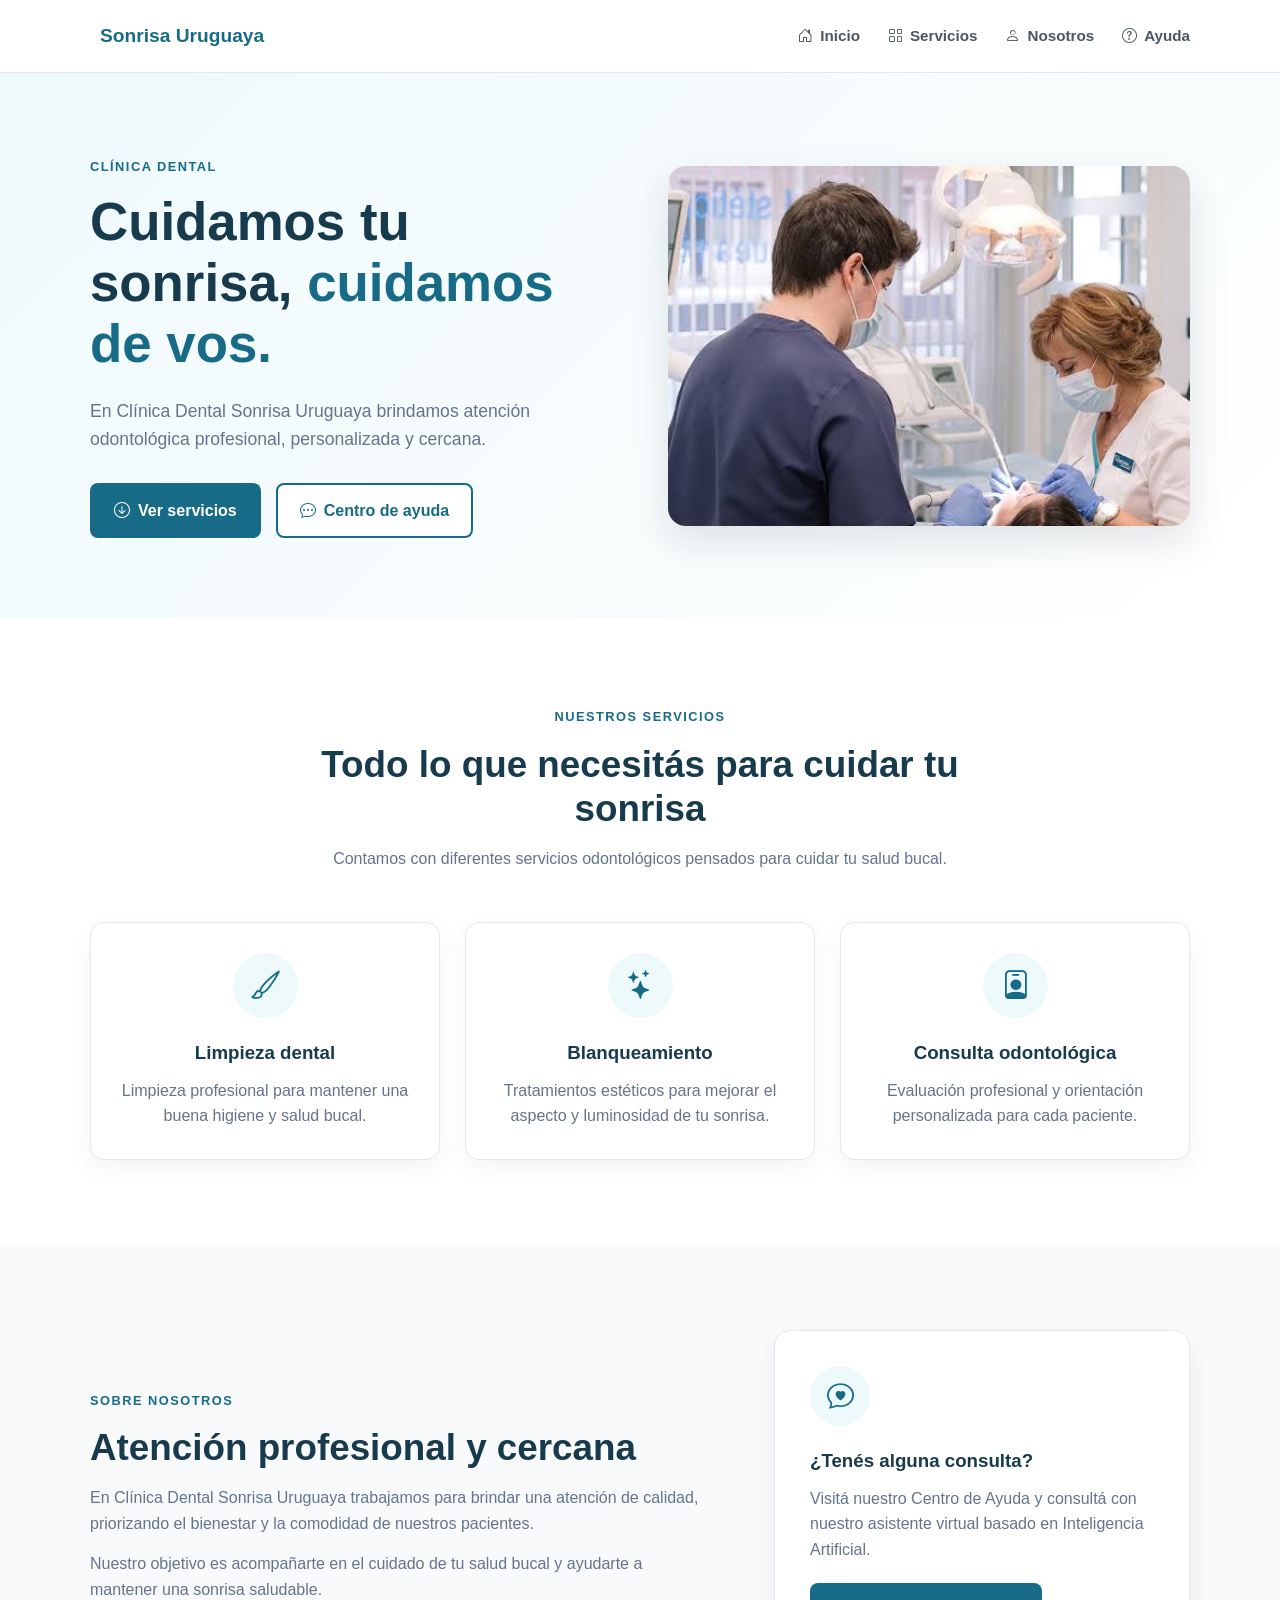
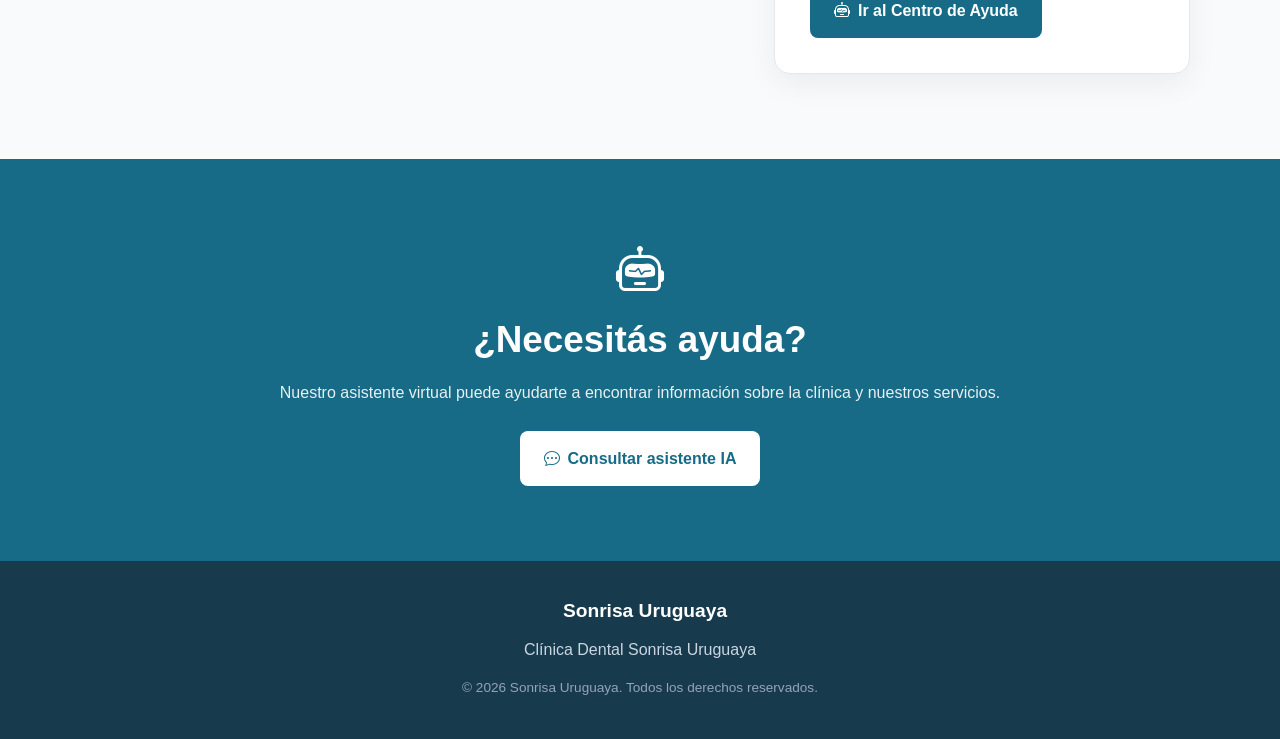
<file: index.html>
<!doctype html>

<html lang="es">
  <head>
    <meta charset="UTF-8" />
    <meta name="viewport" content="width=device-width, initial-scale=1.0" />
    <title>Clínica Dental Sonrisa Uruguaya</title>
    <link
      rel="stylesheet"
      href="https://cdn.jsdelivr.net/npm/bootstrap-icons@1.11.3/font/bootstrap-icons.min.css"
    />
    <link rel="stylesheet" href="css/estilos.css" />
  </head>
  <body>
    <header class="header">
      <div class="contenedor nav">
        <div class="logo">
          <i class="bi bi-tooth"></i>
          <span>Sonrisa Uruguaya</span>
        </div>

        <nav>
          <a href="index.html">
            <i class="bi bi-house-door"></i>
            Inicio
          </a>

          <a href="#servicios">
            <i class="bi bi-grid"></i>
            Servicios
          </a>

          <a href="#nosotros">
            <i class="bi bi-person"></i>
            Nosotros
          </a>

          <a href="ayuda.html">
            <i class="bi bi-question-circle"></i>
            Ayuda
          </a>
        </nav>
      </div>
    </header>

    <main>
      <section class="hero">
        <div class="contenedor hero-contenido">
          <div class="hero-texto">
            <span class="etiqueta">CLÍNICA DENTAL</span>

            <h1>Cuidamos tu sonrisa, <span>cuidamos de vos.</span></h1>

            <p>
              En Clínica Dental Sonrisa Uruguaya brindamos atención odontológica
              profesional, personalizada y cercana.
            </p>

            <div class="botones">
              <a href="#servicios" class="boton principal">
                <i class="bi bi-arrow-down-circle"></i>
                Ver servicios
              </a>

              <a href="ayuda.html" class="boton secundario">
                <i class="bi bi-chat-dots"></i>
                Centro de ayuda
              </a>
            </div>
          </div>

          <div class="hero-imagen">
            <img
              src="img/imagenDental.jpg"
              alt="Dentistas de la Clínica Dental Sonrisa Uruguaya"
            />
          </div>
        </div>
      </section>

      <section id="servicios" class="seccion">
        <div class="contenedor">
          <div class="titulo-seccion">
            <span class="etiqueta">NUESTROS SERVICIOS</span>

            <h2>Todo lo que necesitás para cuidar tu sonrisa</h2>

            <p>
              Contamos con diferentes servicios odontológicos pensados para
              cuidar tu salud bucal.
            </p>
          </div>

          <div class="tarjetas">
            <article class="tarjeta">
              <div class="icono">
                <i class="bi bi-brush"></i>
              </div>

              <h3>Limpieza dental</h3>

              <p>
                Limpieza profesional para mantener una buena higiene y salud
                bucal.
              </p>
            </article>

            <article class="tarjeta">
              <div class="icono">
                <i class="bi bi-stars"></i>
              </div>

              <h3>Blanqueamiento</h3>

              <p>
                Tratamientos estéticos para mejorar el aspecto y luminosidad de
                tu sonrisa.
              </p>
            </article>

            <article class="tarjeta">
              <div class="icono">
                <i class="bi bi-person-badge"></i>
              </div>

              <h3>Consulta odontológica</h3>

              <p>
                Evaluación profesional y orientación personalizada para cada
                paciente.
              </p>
            </article>
          </div>
        </div>
      </section>

      <section id="nosotros" class="seccion nosotros">
        <div class="contenedor nosotros-contenido">
          <div>
            <span class="etiqueta">SOBRE NOSOTROS</span>

            <h2>Atención profesional y cercana</h2>

            <p>
              En Clínica Dental Sonrisa Uruguaya trabajamos para brindar una
              atención de calidad, priorizando el bienestar y la comodidad de
              nuestros pacientes.
            </p>

            <p>
              Nuestro objetivo es acompañarte en el cuidado de tu salud bucal y
              ayudarte a mantener una sonrisa saludable.
            </p>
          </div>

          <div class="info-box">
            <div class="info-icon">
              <i class="bi bi-chat-heart"></i>
            </div>

            <h3>¿Tenés alguna consulta?</h3>

            <p>
              Visitá nuestro Centro de Ayuda y consultá con nuestro asistente
              virtual basado en Inteligencia Artificial.
            </p>

            <a href="ayuda.html" class="boton principal">
              <i class="bi bi-robot"></i>
              Ir al Centro de Ayuda
            </a>
          </div>
        </div>
      </section>

      <section class="cta">
        <div class="contenedor">
          <i class="bi bi-robot cta-icon"></i>

          <h2>¿Necesitás ayuda?</h2>

          <p>
            Nuestro asistente virtual puede ayudarte a encontrar información
            sobre la clínica y nuestros servicios.
          </p>

          <a href="ayuda.html" class="boton blanco">
            <i class="bi bi-chat-dots"></i>
            Consultar asistente IA
          </a>
        </div>
      </section>
    </main>

    <footer class="footer">
      <div class="contenedor">
        <div class="logo">
          <i class="bi bi-tooth"></i>
          <span>Sonrisa Uruguaya</span>
        </div>

        <p>Clínica Dental Sonrisa Uruguaya</p>

        <p class="copyright">
          © 2026 Sonrisa Uruguaya. Todos los derechos reservados.
        </p>
      </div>
    </footer>
  </body>
</html>
</file>
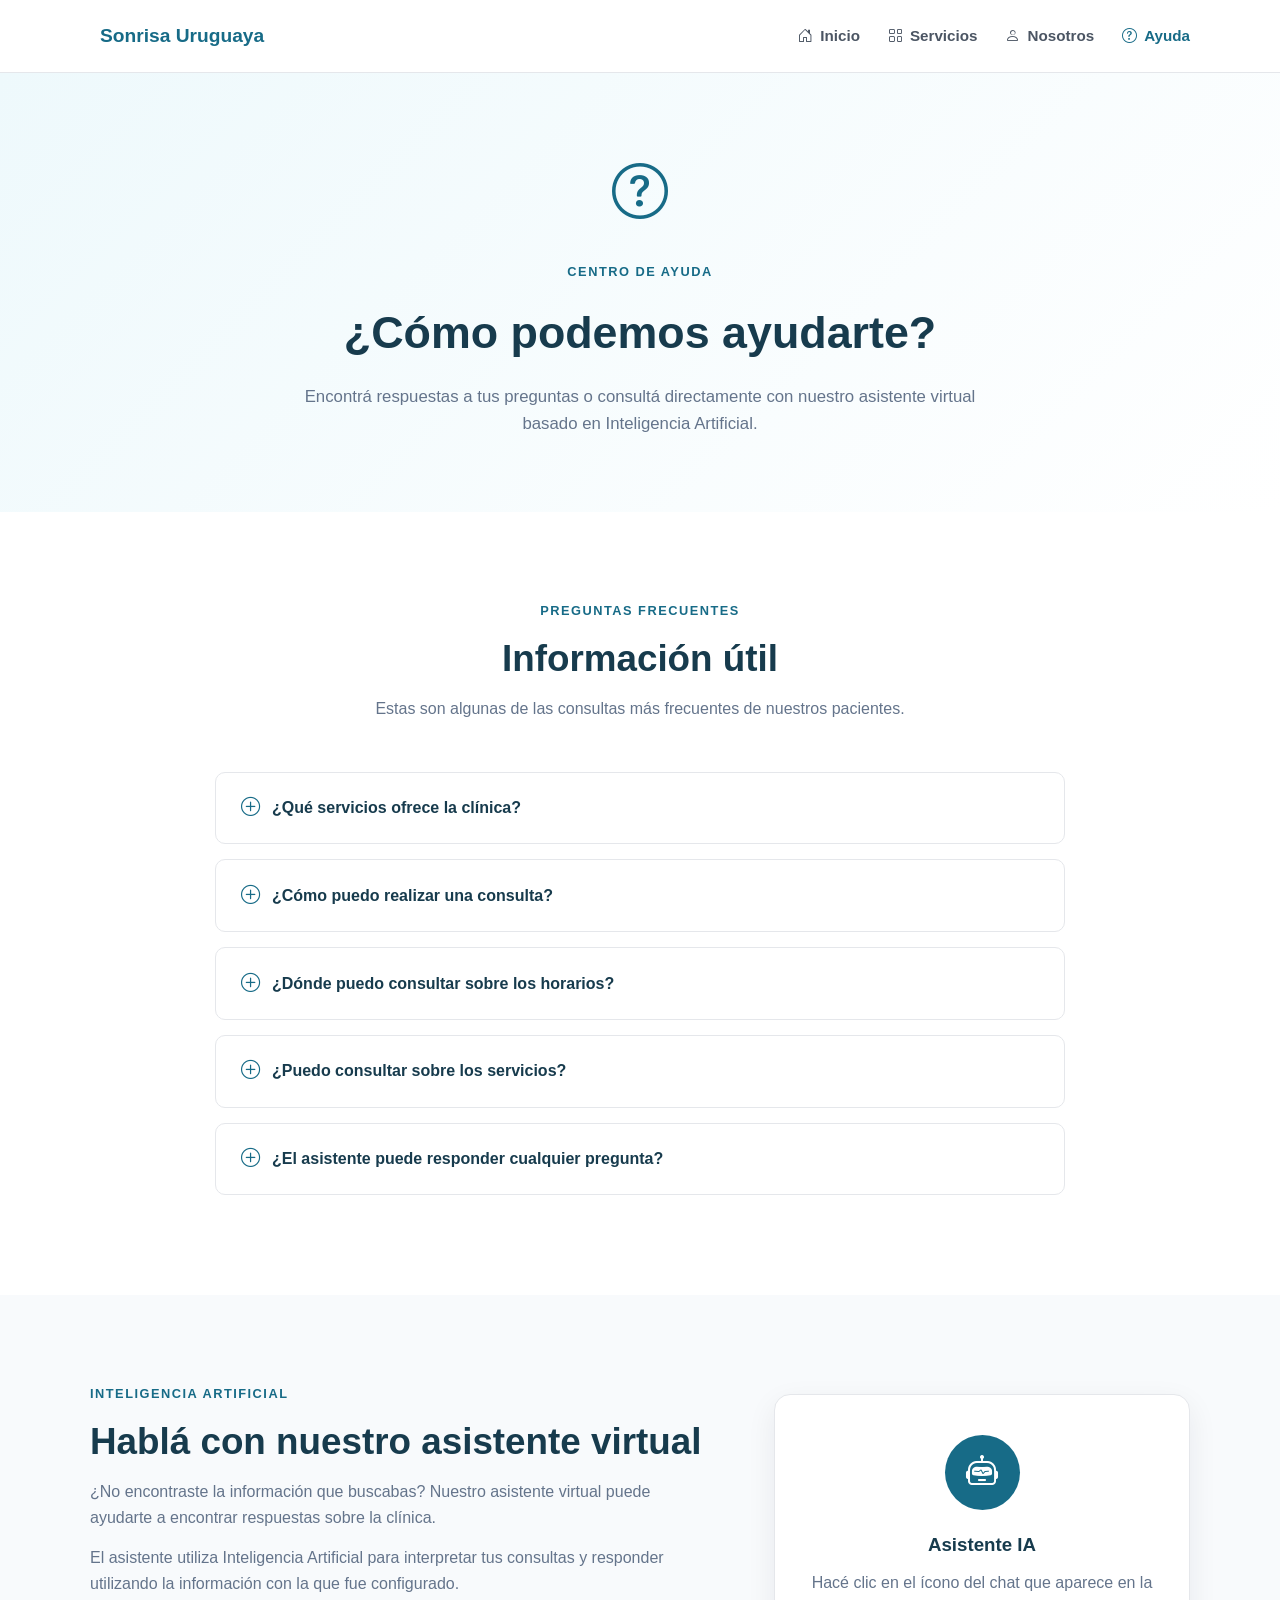
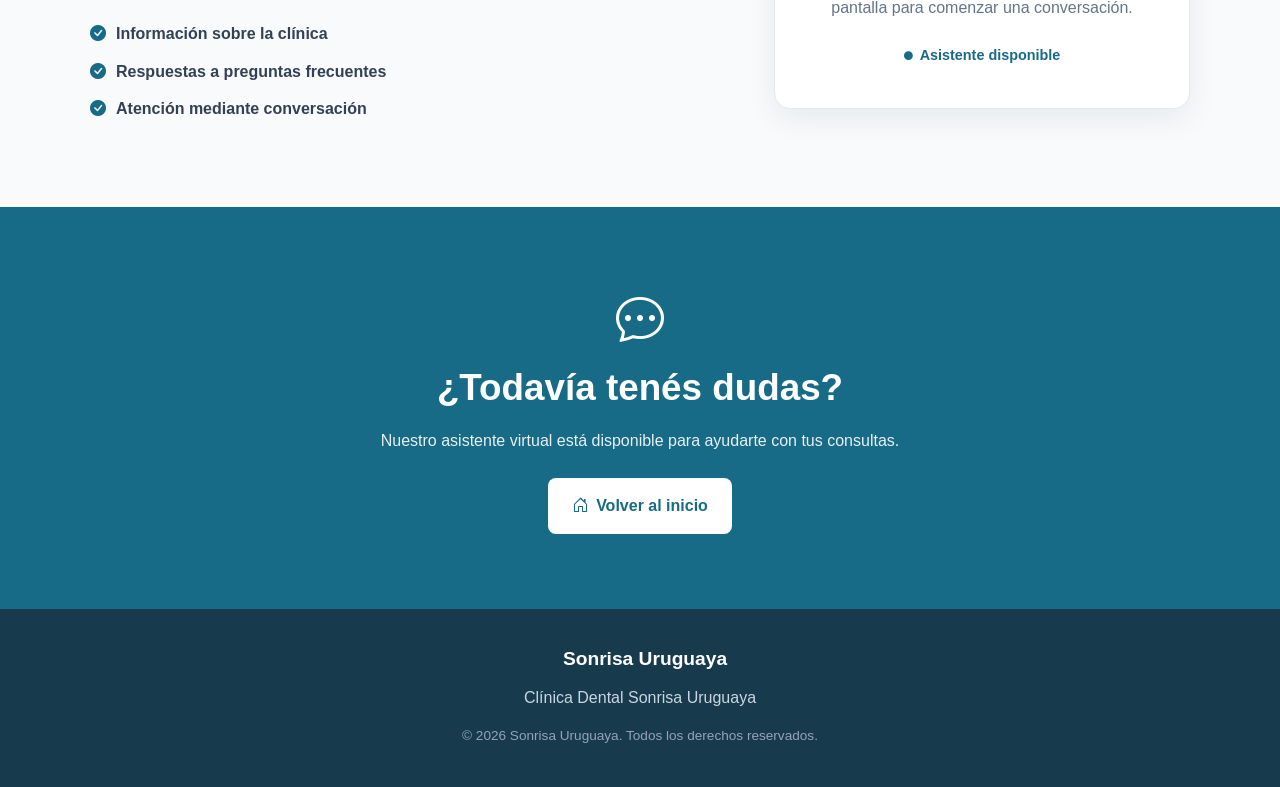
<file: ayuda.html>
<!doctype html>

<html lang="es">
  <head>
    <meta charset="UTF-8" />
    <meta name="viewport" content="width=device-width, initial-scale=1.0" />
    <title>Centro de Ayuda | Sonrisa Uruguaya</title>
    <link
      rel="stylesheet"
      href="https://cdn.jsdelivr.net/npm/bootstrap-icons@1.11.3/font/bootstrap-icons.min.css"
    />
    <link rel="stylesheet" href="css/estilos.css" />
  </head>
  <body>
    <header class="header">
      <div class="contenedor nav">
        <div class="logo">
          <i class="bi bi-tooth"></i>
          <span>Sonrisa Uruguaya</span>
        </div>
        <nav>
          <a href="index.html">
            <i class="bi bi-house-door"></i>
            Inicio
          </a>
          <a href="index.html#servicios">
            <i class="bi bi-grid"></i>
            Servicios
          </a>
          <a href="index.html#nosotros">
            <i class="bi bi-person"></i>
            Nosotros
          </a>
          <a href="ayuda.html" class="activo">
            <i class="bi bi-question-circle"></i>
            Ayuda
          </a>
        </nav>
      </div>
    </header>

    <main>
      <section class="help-hero">
        <div class="contenedor">
          <i class="bi bi-question-circle help-icon"></i>
          <span class="etiqueta">CENTRO DE AYUDA</span>
          <h1>¿Cómo podemos ayudarte?</h1>
          <p>
            Encontrá respuestas a tus preguntas o consultá directamente con
            nuestro asistente virtual basado en Inteligencia Artificial.
          </p>
        </div>
      </section>

      <section class="seccion">
        <div class="contenedor">
          <div class="titulo-seccion">
            <span class="etiqueta">PREGUNTAS FRECUENTES</span>
            <h2>Información útil</h2>
            <p>
              Estas son algunas de las consultas más frecuentes de nuestros
              pacientes.
            </p>
          </div>

          <div class="faq">
            <details>
              <summary>
                <i class="bi bi-plus-circle"></i>
                ¿Qué servicios ofrece la clínica?
              </summary>
              <p>
                La Clínica Dental Sonrisa Uruguaya ofrece diferentes servicios
                odontológicos, incluyendo consultas, limpiezas dentales y
                tratamientos estéticos como blanqueamientos.
              </p>
            </details>

            <details>
              <summary>
                <i class="bi bi-plus-circle"></i>
                ¿Cómo puedo realizar una consulta?
              </summary>
              <p>
                Podés comunicarte con la clínica para consultar disponibilidad y
                coordinar una atención. También podés utilizar nuestro asistente
                virtual para obtener información general.
              </p>
            </details>

            <details>
              <summary>
                <i class="bi bi-plus-circle"></i>
                ¿Dónde puedo consultar sobre los horarios?
              </summary>
              <p>
                Nuestro asistente virtual puede brindarte información general
                sobre los horarios y el funcionamiento de la clínica.
              </p>
            </details>

            <details>
              <summary>
                <i class="bi bi-plus-circle"></i>
                ¿Puedo consultar sobre los servicios?
              </summary>
              <p>
                Sí. El asistente virtual puede ayudarte con información sobre
                los servicios disponibles en la clínica.
              </p>
            </details>

            <details>
              <summary>
                <i class="bi bi-plus-circle"></i>
                ¿El asistente puede responder cualquier pregunta?
              </summary>
              <p>
                El asistente está configurado principalmente para brindar
                información relacionada con la Clínica Dental Sonrisa Uruguaya y
                orientar a los usuarios sobre los servicios e información
                disponible.
              </p>
            </details>
          </div>
        </div>
      </section>

      <section class="chat-section">
        <div class="contenedor chat-contenido">
          <div class="chat-texto">
            <span class="etiqueta">INTELIGENCIA ARTIFICIAL</span>
            <h2>Hablá con nuestro asistente virtual</h2>
            <p>
              ¿No encontraste la información que buscabas? Nuestro asistente
              virtual puede ayudarte a encontrar respuestas sobre la clínica.
            </p>
            <p>
              El asistente utiliza Inteligencia Artificial para interpretar tus
              consultas y responder utilizando la información con la que fue
              configurado.
            </p>

            <div class="chat-beneficios">
              <div>
                <i class="bi bi-check-circle-fill"></i>
                Información sobre la clínica
              </div>
              <div>
                <i class="bi bi-check-circle-fill"></i>
                Respuestas a preguntas frecuentes
              </div>
              <div>
                <i class="bi bi-check-circle-fill"></i>
                Atención mediante conversación
              </div>
            </div>
          </div>

          <div class="chat-card">
            <div class="chat-card-icon">
              <i class="bi bi-robot"></i>
            </div>
            <h3>Asistente IA</h3>
            <p>
              Hacé clic en el ícono del chat que aparece en la pantalla para
              comenzar una conversación.
            </p>
            <div class="chat-status">
              <i class="bi bi-circle-fill"></i>
              Asistente disponible
            </div>
          </div>
        </div>
      </section>

      <section class="cta">
        <div class="contenedor">
          <i class="bi bi-chat-dots cta-icon"></i>
          <h2>¿Todavía tenés dudas?</h2>
          <p>
            Nuestro asistente virtual está disponible para ayudarte con tus
            consultas.
          </p>
          <a href="index.html" class="boton blanco">
            <i class="bi bi-house-door"></i>
            Volver al inicio
          </a>
        </div>
      </section>
    </main>

    <footer class="footer">
      <div class="contenedor">
        <div class="logo">
          <i class="bi bi-tooth"></i>
          <span>Sonrisa Uruguaya</span>
        </div>
        <p>Clínica Dental Sonrisa Uruguaya</p>
        <p class="copyright">
          © 2026 Sonrisa Uruguaya. Todos los derechos reservados.
        </p>
      </div>
    </footer>
    <script>
      (function () {
        if (!window.chatbase || window.chatbase("getState") !== "initialized") {
          window.chatbase = (...arguments) => {
            if (!window.chatbase.q) {
              window.chatbase.q = [];
            }
            window.chatbase.q.push(arguments);
          };
          window.chatbase = new Proxy(window.chatbase, {
            get(target, prop) {
              if (prop === "q") {
                return target.q;
              }
              return (...args) => target(prop, ...args);
            },
          });
        }
        const onLoad = function () {
          const script = document.createElement("script");
          script.src = "https://www.chatbase.co/embed.min.js";
          script.id = "OspS45pQaHVt78pchL8sw";
          script.domain = "www.chatbase.co";
          document.body.appendChild(script);
        };
        if (document.readyState === "complete") {
          onLoad();
        } else {
          window.addEventListener("load", onLoad);
        }
      })();
    </script>
  </body>
</html>
</file>
<file: css/estilos.css>
* {
  margin: 0;
  padding: 0;
  box-sizing: border-box;
  }

html {
scroll-behavior: smooth;
}

body {
font-family: Arial, Helvetica, sans-serif;
background: #ffffff;
color: #1f2937;
line-height: 1.6;
}

.contenedor {
width: 90%;
max-width: 1100px;
margin: 0 auto;
}

.header {
background: #ffffff;
border-bottom: 1px solid #e5e7eb;
position: sticky;
top: 0;
z-index: 1000;
}

.nav {
min-height: 72px;
display: flex;
align-items: center;
justify-content: space-between;
gap: 30px;
}

.logo {
display: flex;
align-items: center;
gap: 10px;
color: #176b87;
font-size: 1.2rem;
font-weight: 700;
}

.logo i {
font-size: 1.7rem;
}

.nav nav {
display: flex;
align-items: center;
gap: 28px;
}

.nav a {
color: #4b5563;
text-decoration: none;
font-size: 0.95rem;
font-weight: 600;
display: flex;
align-items: center;
gap: 7px;
transition: 0.3s;
}

.nav a:hover,
.nav a.activo {
color: #176b87;
}

.hero {
background: linear-gradient(135deg, #eef9fc 0%, #ffffff 100%);
padding: 80px 0;
}

.hero-contenido {
display: grid;
grid-template-columns: 1fr 1fr;
align-items: center;
gap: 55px;
}

.hero-texto {
max-width: 600px;
}

.etiqueta {
display: inline-block;
color: #176b87;
font-size: 0.8rem;
font-weight: 700;
letter-spacing: 1.5px;
margin-bottom: 15px;
}

.hero h1 {
font-size: 3.3rem;
line-height: 1.15;
color: #173b4d;
margin-bottom: 22px;
}

.hero h1 span {
color: #176b87;
}

.hero p {
max-width: 600px;
font-size: 1.1rem;
color: #64748b;
margin-bottom: 30px;
}

.hero-imagen {
width: 100%;
height: 360px;
overflow: hidden;
border-radius: 18px;
box-shadow: 0 15px 40px rgba(15, 23, 42, 0.12);
}

.hero-imagen img {
width: 100%;
height: 100%;
object-fit: cover;
display: block;
}

.botones {
display: flex;
flex-wrap: wrap;
gap: 15px;
}

.boton {
display: inline-flex;
align-items: center;
justify-content: center;
gap: 8px;
padding: 13px 22px;
border-radius: 8px;
text-decoration: none;
font-weight: 700;
transition: 0.3s;
border: 2px solid transparent;
}

.boton.principal {
background: #176b87;
color: #ffffff;
}

.boton.principal:hover {
background: #12566d;
transform: translateY(-2px);
}

.boton.secundario {
background: #ffffff;
color: #176b87;
border-color: #176b87;
}

.boton.secundario:hover {
background: #eef9fc;
}

.boton.blanco {
background: #ffffff;
color: #176b87;
}

.seccion {
padding: 85px 0;
}

.titulo-seccion {
text-align: center;
max-width: 750px;
margin: 0 auto 50px;
}

.titulo-seccion h2,
.nosotros h2,
.chat-texto h2 {
color: #173b4d;
font-size: 2.3rem;
line-height: 1.2;
margin-bottom: 15px;
}

.titulo-seccion p {
color: #64748b;
}

.tarjetas {
display: grid;
grid-template-columns: repeat(3, 1fr);
gap: 25px;
}

.tarjeta {
background: #ffffff;
border: 1px solid #e5e7eb;
border-radius: 14px;
padding: 30px;
text-align: center;
box-shadow: 0 8px 25px rgba(15, 23, 42, 0.05);
transition: 0.3s;
}

.tarjeta:hover {
transform: translateY(-5px);
box-shadow: 0 15px 35px rgba(15, 23, 42, 0.09);
}

.tarjeta .icono {
width: 65px;
height: 65px;
margin: 0 auto 20px;
border-radius: 50%;
background: #eef9fc;
color: #176b87;
display: flex;
align-items: center;
justify-content: center;
}

.tarjeta .icono i {
font-size: 1.8rem;
}

.tarjeta h3 {
color: #173b4d;
margin-bottom: 10px;
}

.tarjeta p {
color: #64748b;
}

.nosotros {
background: #f8fafc;
}

.nosotros-contenido {
display: grid;
grid-template-columns: 1.2fr 0.8fr;
gap: 60px;
align-items: center;
}

.nosotros p {
color: #64748b;
margin-bottom: 15px;
}

.info-box {
background: #ffffff;
border-radius: 16px;
padding: 35px;
border: 1px solid #e5e7eb;
box-shadow: 0 10px 30px rgba(15, 23, 42, 0.06);
}

.info-icon {
width: 60px;
height: 60px;
border-radius: 50%;
background: #eef9fc;
color: #176b87;
display: flex;
align-items: center;
justify-content: center;
margin-bottom: 20px;
}

.info-icon i {
font-size: 1.7rem;
}

.info-box h3 {
color: #173b4d;
margin-bottom: 10px;
}

.info-box p {
color: #64748b;
margin-bottom: 20px;
}

.help-hero {
background: linear-gradient(135deg, #eef9fc 0%, #ffffff 100%);
text-align: center;
padding: 75px 0;
}

.help-icon {
display: block;
color: #176b87;
font-size: 3.5rem;
margin-bottom: 20px;
}

.help-hero h1 {
color: #173b4d;
font-size: 2.8rem;
margin-bottom: 15px;
}

.help-hero p {
max-width: 700px;
margin: 0 auto;
color: #64748b;
font-size: 1.05rem;
}

.faq {
max-width: 850px;
margin: 0 auto;
}

.faq details {
background: #ffffff;
border: 1px solid #e5e7eb;
border-radius: 10px;
margin-bottom: 15px;
overflow: hidden;
}

.faq summary {
cursor: pointer;
list-style: none;
padding: 20px 25px;
color: #173b4d;
font-weight: 700;
display: flex;
align-items: center;
gap: 12px;
}

.faq summary::-webkit-details-marker {
display: none;
}

.faq summary i {
color: #176b87;
font-size: 1.2rem;
}

.faq details[open] summary i {
transform: rotate(45deg);
}

.faq p {
padding: 0 25px 20px 58px;
color: #64748b;
}

.chat-section {
background: #f8fafc;
padding: 85px 0;
}

.chat-contenido {
display: grid;
grid-template-columns: 1.2fr 0.8fr;
gap: 60px;
align-items: center;
}

.chat-texto p {
color: #64748b;
margin-bottom: 15px;
}

.chat-beneficios {
margin-top: 25px;
display: flex;
flex-direction: column;
gap: 12px;
}

.chat-beneficios div {
display: flex;
align-items: center;
gap: 10px;
color: #334155;
font-weight: 600;
}

.chat-beneficios i {
color: #176b87;
}

.chat-card {
background: #ffffff;
border-radius: 16px;
padding: 40px 30px;
text-align: center;
border: 1px solid #e5e7eb;
box-shadow: 0 10px 30px rgba(15, 23, 42, 0.07);
}

.chat-card-icon {
width: 75px;
height: 75px;
margin: 0 auto 20px;
border-radius: 50%;
background: #176b87;
color: #ffffff;
display: flex;
align-items: center;
justify-content: center;
}

.chat-card-icon i {
font-size: 2rem;
}

.chat-card h3 {
color: #173b4d;
margin-bottom: 10px;
}

.chat-card p {
color: #64748b;
margin-bottom: 20px;
}

.chat-status {
display: inline-flex;
align-items: center;
gap: 7px;
color: #176b87;
font-size: 0.9rem;
font-weight: 700;
}

.chat-status i {
font-size: 0.55rem;
}

.cta {
background: #176b87;
color: #ffffff;
text-align: center;
padding: 75px 0;
}

.cta-icon {
font-size: 3rem;
margin-bottom: 15px;
}

.cta h2 {
font-size: 2.3rem;
margin-bottom: 10px;
}

.cta p {
margin-bottom: 25px;
opacity: 0.9;
}

.footer {
background: #173b4d;
color: #ffffff;
padding: 35px 0;
text-align: center;
}

.footer .logo {
justify-content: center;
color: #ffffff;
margin-bottom: 10px;
}

.footer p {
color: #cbd5e1;
margin-bottom: 5px;
}

.footer .copyright {
font-size: 0.85rem;
margin-top: 15px;
color: #94a3b8;
}

@media (max-width: 800px) {
.nav {
flex-direction: column;
padding: 18px 0;
}

.nav nav {
    flex-wrap: wrap;
    justify-content: center;
    gap: 15px;
}

.hero {
    padding: 60px 0;
}

.hero-contenido {
    grid-template-columns: 1fr;
    gap: 40px;
}

.hero h1 {
    font-size: 2.5rem;
}

.hero-imagen {
    height: 280px;
}

.tarjetas {
    grid-template-columns: 1fr;
}

.nosotros-contenido,
.chat-contenido {
    grid-template-columns: 1fr;
    gap: 40px;
}

.titulo-seccion h2,
.nosotros h2,
.chat-texto h2 {
    font-size: 2rem;
}

.help-hero h1 {
    font-size: 2.3rem;
}

.seccion,
.chat-section {
    padding: 65px 0;
}


}
</file>
